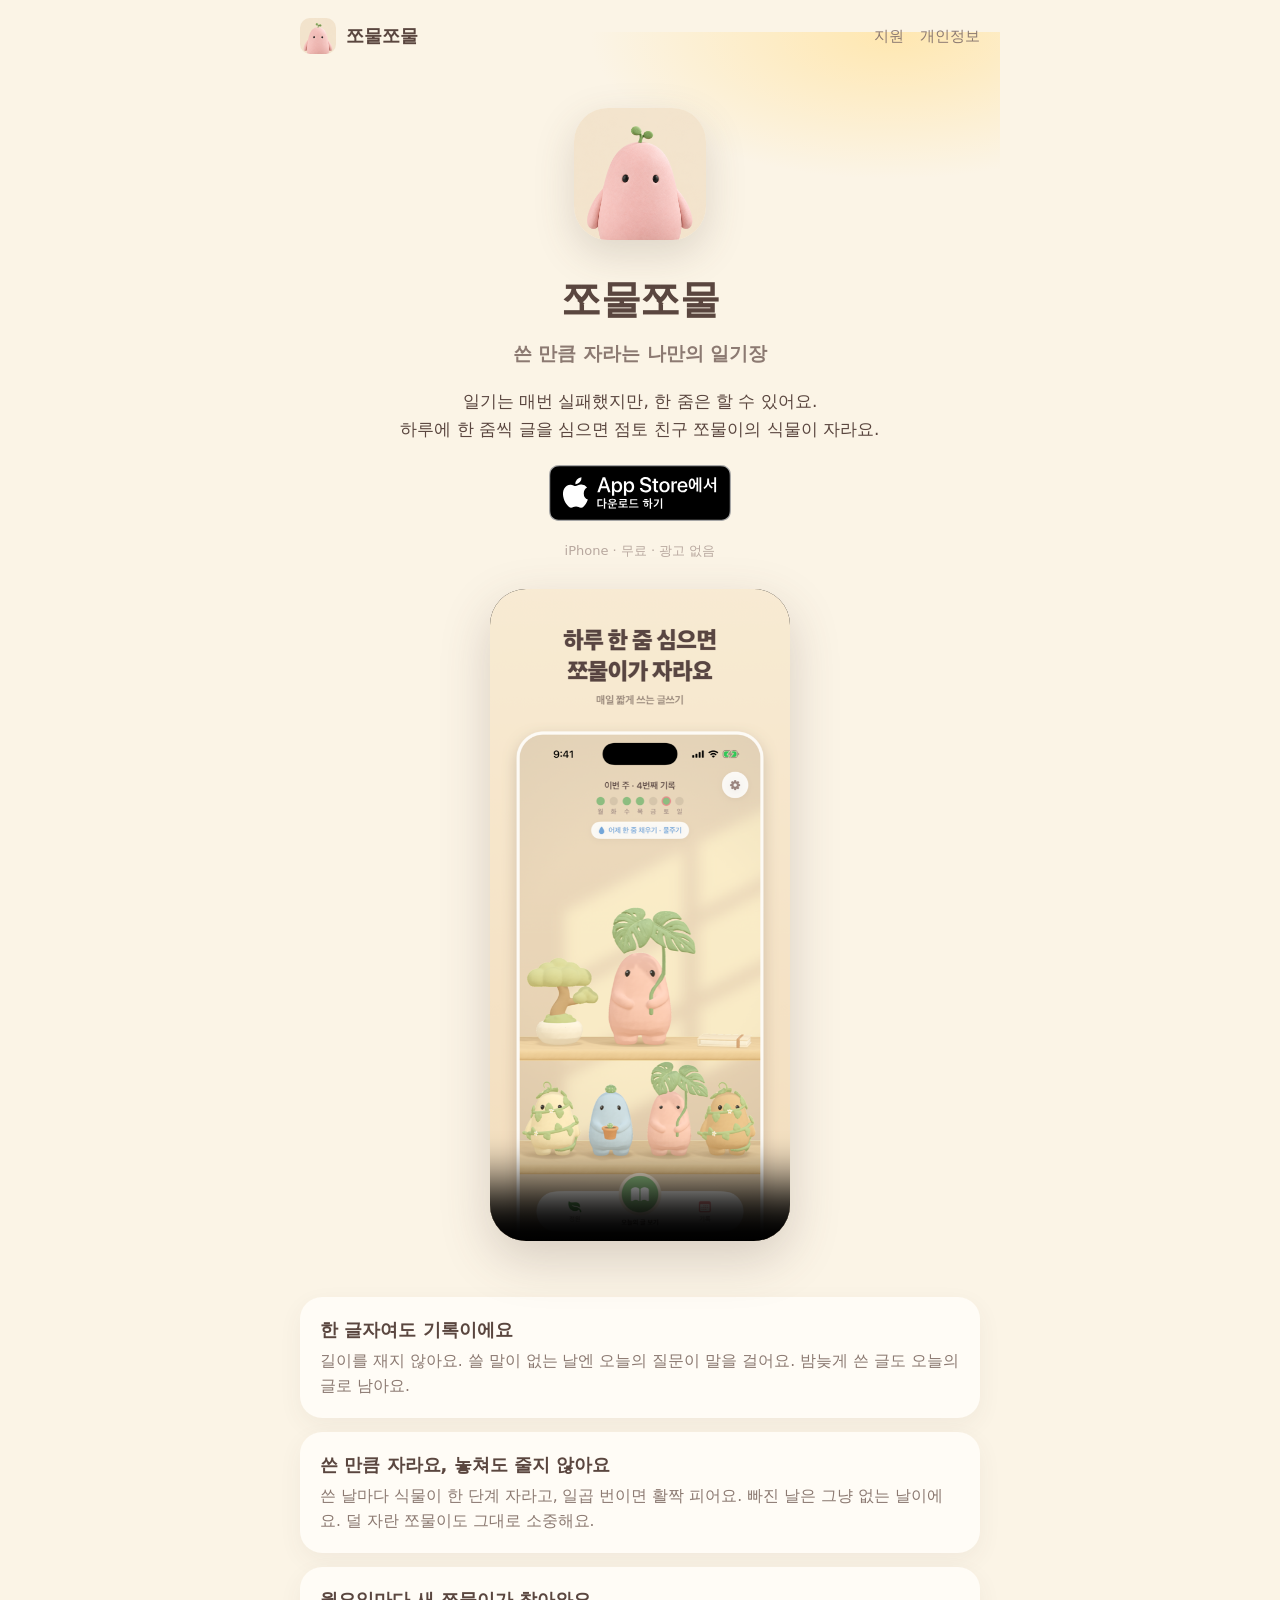
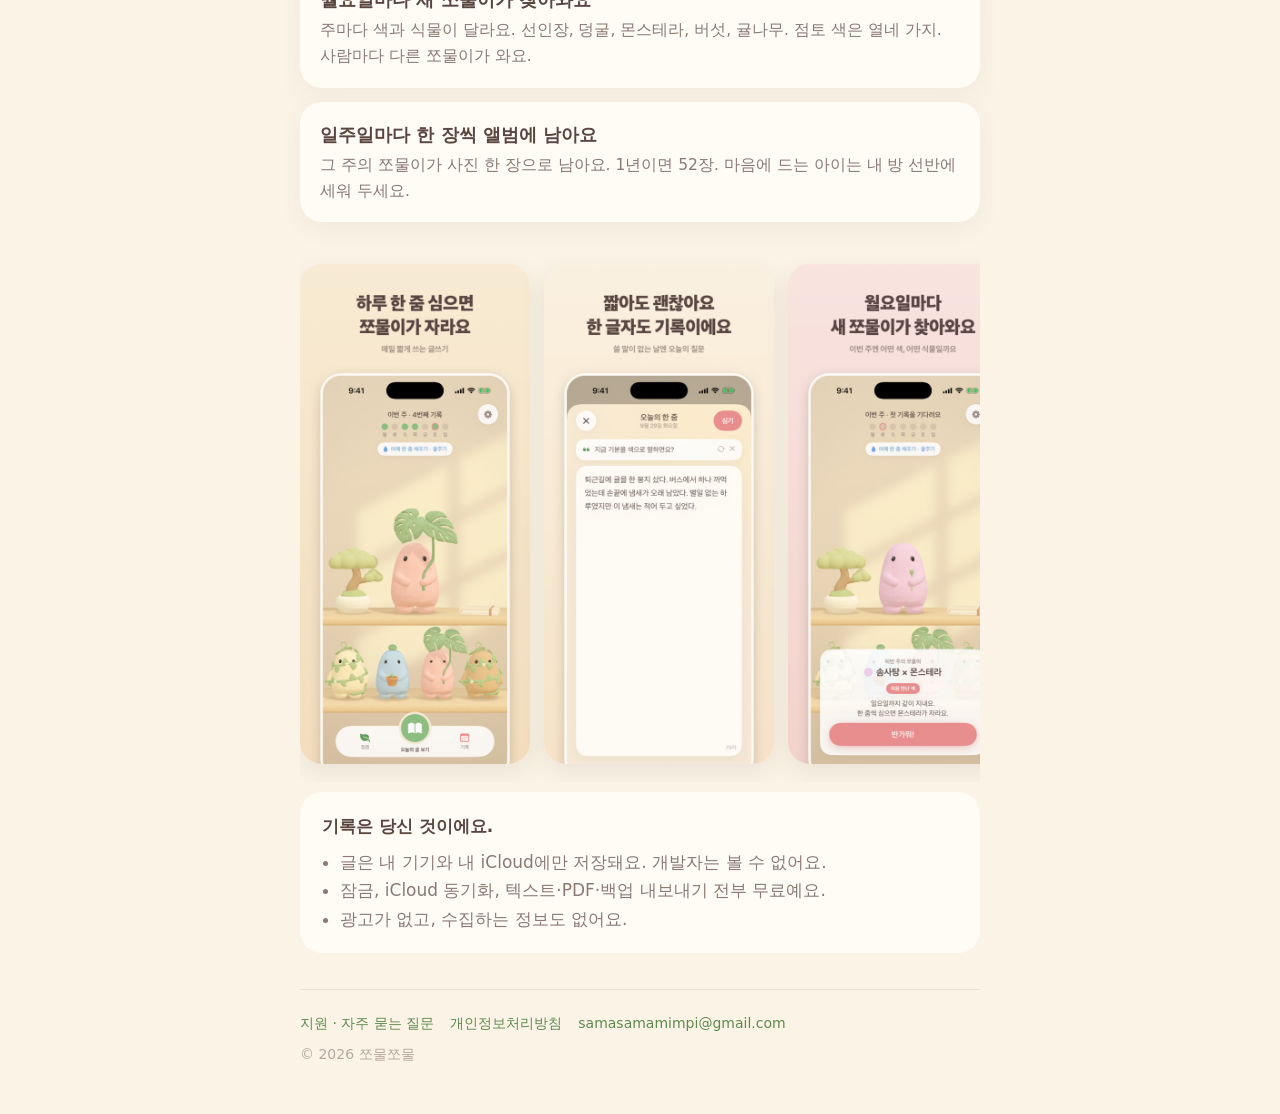
<file: index.html>
<!doctype html>
<html lang="ko">
<head>
<meta charset="utf-8">
<meta name="viewport" content="width=device-width, initial-scale=1">
<title>쪼물쪼물 — 하루 한 줌 글쓰기</title>
<meta name="description" content="일기는 매번 실패했지만, 한 줌은 할 수 있어요. 하루에 한 줌씩 글을 심으면 점토 친구 쪼물이의 식물이 자라요. 일주일마다 그 주의 쪼물이가 앨범에 남아요.">
<meta property="og:title" content="쪼물쪼물 — 하루 한 줌 글쓰기">
<meta property="og:description" content="한 글자여도 괜찮아요. 쓴 만큼 자라는 나만의 일기장.">
<meta property="og:type" content="website">
<meta property="og:url" content="https://samasamamimpi.github.io/jjomuljjomul/">
<meta property="og:image" content="https://samasamamimpi.github.io/jjomuljjomul/assets/og.png">
<meta property="og:image:width" content="1200">
<meta property="og:image:height" content="630">
<meta name="twitter:card" content="summary_large_image">
<!-- iPhone Safari에서 열면 위쪽에 App Store 배너가 뜬다 -->
<meta name="apple-itunes-app" content="app-id=6818456451">
<link rel="icon" href="assets/icon.png">
<link rel="apple-touch-icon" href="assets/icon.png">
<link rel="stylesheet" href="style.css">
</head>
<body>
<div class="wrap">
  <header class="top">
    <img src="assets/icon.png" alt="">
    <span class="name">쪼물쪼물</span>
    <nav><a href="support.html">지원</a><a href="privacy.html">개인정보</a></nav>
  </header>

  <section class="hero">
    <img class="icon" src="assets/icon.png" alt="쪼물쪼물 앱 아이콘">
    <h1>쪼물쪼물</h1>
    <p class="sub">쓴 만큼 자라는 나만의 일기장</p>
    <p class="lead">일기는 매번 실패했지만, 한 줌은 할 수 있어요.<br>하루에 한 줌씩 글을 심으면 점토 친구 쪼물이의 식물이 자라요.</p>
    <!-- App Store 링크 (2026-10-12 출시) -->
    <a class="store" href="https://apps.apple.com/kr/app/id6818456451" id="store">
      <img src="assets/appstore-badge-ko.svg" alt="App Store에서 다운로드하기" width="180" height="56">
    </a>
    <p class="note">iPhone · 무료 · 광고 없음</p>

    <div class="video">
      <video src="assets/preview.mp4" poster="assets/shot1.png" autoplay muted loop playsinline controls preload="metadata"></video>
    </div>
  </section>

  <section class="points">
    <div class="point">
      <h3>한 글자여도 기록이에요</h3>
      <p>길이를 재지 않아요. 쓸 말이 없는 날엔 오늘의 질문이 말을 걸어요. 밤늦게 쓴 글도 오늘의 글로 남아요.</p>
    </div>
    <div class="point">
      <h3>쓴 만큼 자라요, 놓쳐도 줄지 않아요</h3>
      <p>쓴 날마다 식물이 한 단계 자라고, 일곱 번이면 활짝 피어요. 빠진 날은 그냥 없는 날이에요. 덜 자란 쪼물이도 그대로 소중해요.</p>
    </div>
    <div class="point">
      <h3>월요일마다 새 쪼물이가 찾아와요</h3>
      <p>주마다 색과 식물이 달라요. 선인장, 덩굴, 몬스테라, 버섯, 귤나무. 점토 색은 열네 가지. 사람마다 다른 쪼물이가 와요.</p>
    </div>
    <div class="point">
      <h3>일주일마다 한 장씩 앨범에 남아요</h3>
      <p>그 주의 쪼물이가 사진 한 장으로 남아요. 1년이면 52장. 마음에 드는 아이는 내 방 선반에 세워 두세요.</p>
    </div>
  </section>

  <section>
    <div class="shots">
      <img src="assets/shot1.png" alt="홈 화면: 쪼물이와 식물">
      <img src="assets/shot2.png" alt="글쓰기: 한 글자도 기록">
      <img src="assets/shot3.png" alt="월요일의 새 쪼물이">
      <img src="assets/shot4.png" alt="앨범">
      <img src="assets/shot5.png" alt="기록 달력">
      <img src="assets/shot6.png" alt="밤의 홈">
    </div>
  </section>

  <section class="promise">
    <strong>기록은 당신 것이에요.</strong>
    <ul>
      <li>글은 내 기기와 내 iCloud에만 저장돼요. 개발자는 볼 수 없어요.</li>
      <li>잠금, iCloud 동기화, 텍스트·PDF·백업 내보내기 전부 무료예요.</li>
      <li>광고가 없고, 수집하는 정보도 없어요.</li>
    </ul>
  </section>

  <footer>
    <nav><a href="support.html">지원 · 자주 묻는 질문</a><a href="privacy.html">개인정보처리방침</a><a href="mailto:samasamamimpi@gmail.com">samasamamimpi@gmail.com</a></nav>
    <div>© 2026 쪼물쪼물</div>
  </footer>
</div>
</body>
</html>
</file>
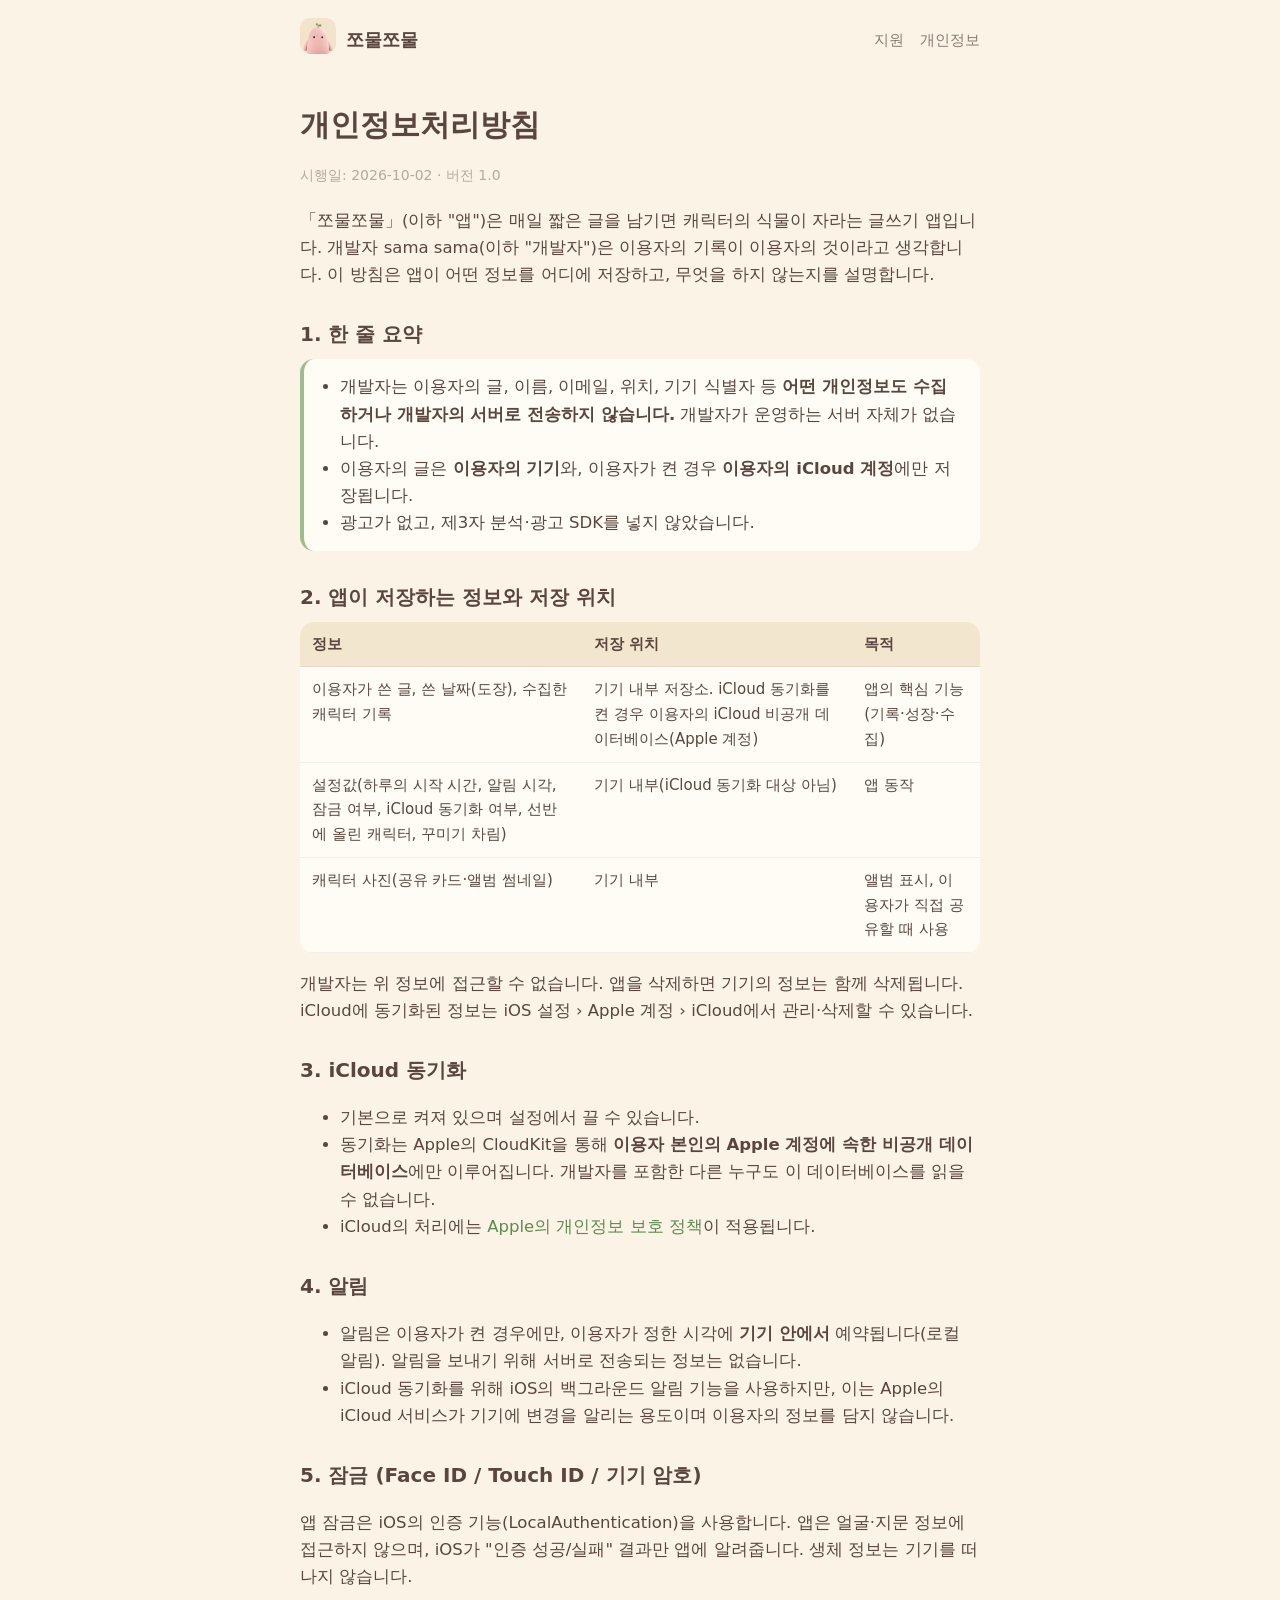
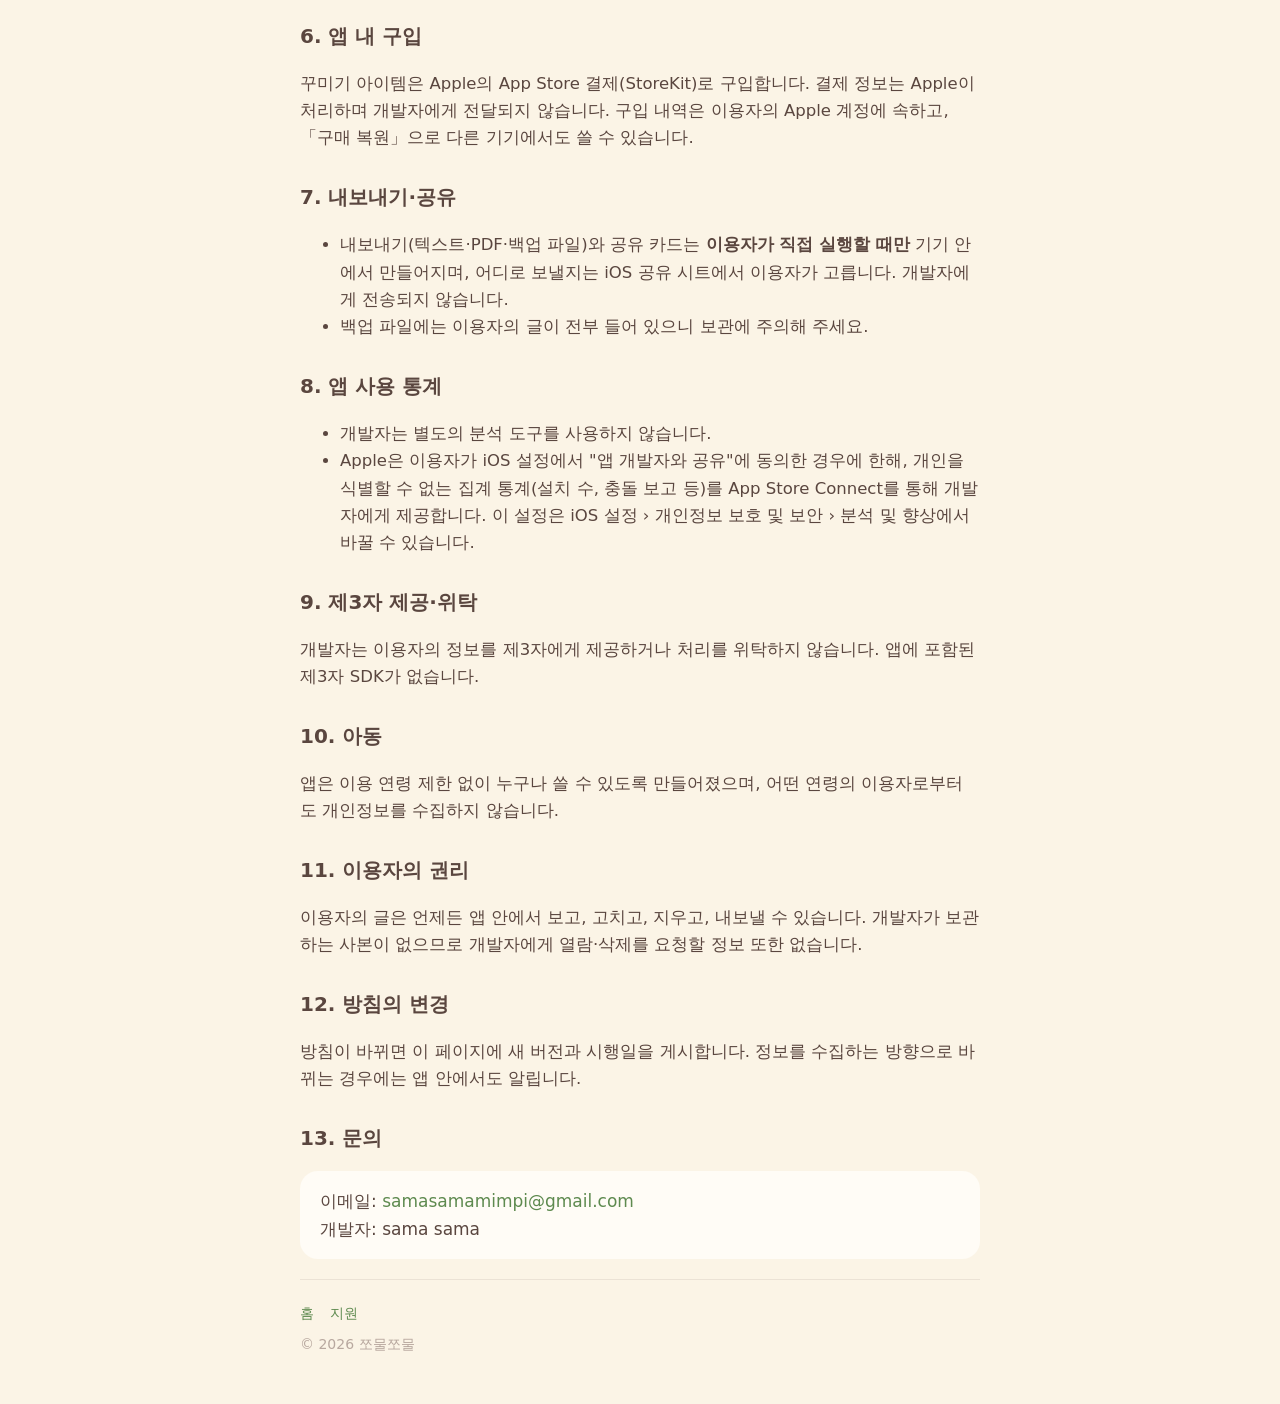
<file: privacy.html>
<!doctype html>
<html lang="ko">
<head>
<meta charset="utf-8">
<meta name="viewport" content="width=device-width, initial-scale=1">
<title>쪼물쪼물 개인정보처리방침</title>
<meta name="description" content="쪼물쪼물은 이용자의 개인정보를 수집하지 않습니다. 글은 이용자의 기기와 iCloud에만 저장됩니다.">
<link rel="icon" href="assets/icon.png">
<link rel="stylesheet" href="style.css">
</head>
<body>
<div class="wrap doc">
  <header class="top">
    <a href="index.html"><img src="assets/icon.png" alt=""></a>
    <span class="name">쪼물쪼물</span>
    <nav><a href="support.html">지원</a><a href="privacy.html">개인정보</a></nav>
  </header>

  <h1>개인정보처리방침</h1>
  <p class="meta">시행일: 2026-10-02 · 버전 1.0</p>

  <p>「쪼물쪼물」(이하 "앱")은 매일 짧은 글을 남기면 캐릭터의 식물이 자라는 글쓰기 앱입니다. 개발자 sama sama(이하 "개발자")은 이용자의 기록이 이용자의 것이라고 생각합니다. 이 방침은 앱이 어떤 정보를 어디에 저장하고, 무엇을 하지 않는지를 설명합니다.</p>

  <h2>1. 한 줄 요약</h2>
  <div class="summary"><ul>
    <li>개발자는 이용자의 글, 이름, 이메일, 위치, 기기 식별자 등 <strong>어떤 개인정보도 수집하거나 개발자의 서버로 전송하지 않습니다.</strong> 개발자가 운영하는 서버 자체가 없습니다.</li>
    <li>이용자의 글은 <strong>이용자의 기기</strong>와, 이용자가 켠 경우 <strong>이용자의 iCloud 계정</strong>에만 저장됩니다.</li>
    <li>광고가 없고, 제3자 분석·광고 SDK를 넣지 않았습니다.</li>
  </ul></div>

  <h2>2. 앱이 저장하는 정보와 저장 위치</h2>
  <table>
    <tr><th>정보</th><th>저장 위치</th><th>목적</th></tr>
    <tr><td>이용자가 쓴 글, 쓴 날짜(도장), 수집한 캐릭터 기록</td><td>기기 내부 저장소. iCloud 동기화를 켠 경우 이용자의 iCloud 비공개 데이터베이스(Apple 계정)</td><td>앱의 핵심 기능(기록·성장·수집)</td></tr>
    <tr><td>설정값(하루의 시작 시간, 알림 시각, 잠금 여부, iCloud 동기화 여부, 선반에 올린 캐릭터, 꾸미기 차림)</td><td>기기 내부(iCloud 동기화 대상 아님)</td><td>앱 동작</td></tr>
    <tr><td>캐릭터 사진(공유 카드·앨범 썸네일)</td><td>기기 내부</td><td>앨범 표시, 이용자가 직접 공유할 때 사용</td></tr>
  </table>
  <p>개발자는 위 정보에 접근할 수 없습니다. 앱을 삭제하면 기기의 정보는 함께 삭제됩니다. iCloud에 동기화된 정보는 iOS 설정 › Apple 계정 › iCloud에서 관리·삭제할 수 있습니다.</p>

  <h2>3. iCloud 동기화</h2>
  <ul>
    <li>기본으로 켜져 있으며 설정에서 끌 수 있습니다.</li>
    <li>동기화는 Apple의 CloudKit을 통해 <strong>이용자 본인의 Apple 계정에 속한 비공개 데이터베이스</strong>에만 이루어집니다. 개발자를 포함한 다른 누구도 이 데이터베이스를 읽을 수 없습니다.</li>
    <li>iCloud의 처리에는 <a href="https://www.apple.com/kr/legal/privacy/">Apple의 개인정보 보호 정책</a>이 적용됩니다.</li>
  </ul>

  <h2>4. 알림</h2>
  <ul>
    <li>알림은 이용자가 켠 경우에만, 이용자가 정한 시각에 <strong>기기 안에서</strong> 예약됩니다(로컬 알림). 알림을 보내기 위해 서버로 전송되는 정보는 없습니다.</li>
    <li>iCloud 동기화를 위해 iOS의 백그라운드 알림 기능을 사용하지만, 이는 Apple의 iCloud 서비스가 기기에 변경을 알리는 용도이며 이용자의 정보를 담지 않습니다.</li>
  </ul>

  <h2>5. 잠금 (Face ID / Touch ID / 기기 암호)</h2>
  <p>앱 잠금은 iOS의 인증 기능(LocalAuthentication)을 사용합니다. 앱은 얼굴·지문 정보에 접근하지 않으며, iOS가 "인증 성공/실패" 결과만 앱에 알려줍니다. 생체 정보는 기기를 떠나지 않습니다.</p>

  <h2>6. 앱 내 구입</h2>
  <p>꾸미기 아이템은 Apple의 App Store 결제(StoreKit)로 구입합니다. 결제 정보는 Apple이 처리하며 개발자에게 전달되지 않습니다. 구입 내역은 이용자의 Apple 계정에 속하고, 「구매 복원」으로 다른 기기에서도 쓸 수 있습니다.</p>

  <h2>7. 내보내기·공유</h2>
  <ul>
    <li>내보내기(텍스트·PDF·백업 파일)와 공유 카드는 <strong>이용자가 직접 실행할 때만</strong> 기기 안에서 만들어지며, 어디로 보낼지는 iOS 공유 시트에서 이용자가 고릅니다. 개발자에게 전송되지 않습니다.</li>
    <li>백업 파일에는 이용자의 글이 전부 들어 있으니 보관에 주의해 주세요.</li>
  </ul>

  <h2>8. 앱 사용 통계</h2>
  <ul>
    <li>개발자는 별도의 분석 도구를 사용하지 않습니다.</li>
    <li>Apple은 이용자가 iOS 설정에서 "앱 개발자와 공유"에 동의한 경우에 한해, 개인을 식별할 수 없는 집계 통계(설치 수, 충돌 보고 등)를 App Store Connect를 통해 개발자에게 제공합니다. 이 설정은 iOS 설정 › 개인정보 보호 및 보안 › 분석 및 향상에서 바꿀 수 있습니다.</li>
  </ul>

  <h2>9. 제3자 제공·위탁</h2>
  <p>개발자는 이용자의 정보를 제3자에게 제공하거나 처리를 위탁하지 않습니다. 앱에 포함된 제3자 SDK가 없습니다.</p>

  <h2>10. 아동</h2>
  <p>앱은 이용 연령 제한 없이 누구나 쓸 수 있도록 만들어졌으며, 어떤 연령의 이용자로부터도 개인정보를 수집하지 않습니다.</p>

  <h2>11. 이용자의 권리</h2>
  <p>이용자의 글은 언제든 앱 안에서 보고, 고치고, 지우고, 내보낼 수 있습니다. 개발자가 보관하는 사본이 없으므로 개발자에게 열람·삭제를 요청할 정보 또한 없습니다.</p>

  <h2>12. 방침의 변경</h2>
  <p>방침이 바뀌면 이 페이지에 새 버전과 시행일을 게시합니다. 정보를 수집하는 방향으로 바뀌는 경우에는 앱 안에서도 알립니다.</p>

  <h2>13. 문의</h2>
  <div class="contact">
    이메일: <a href="mailto:samasamamimpi@gmail.com">samasamamimpi@gmail.com</a><br>
    개발자: sama sama
  </div>

  <footer>
    <nav><a href="index.html">홈</a><a href="support.html">지원</a></nav>
    <div>© 2026 쪼물쪼물</div>
  </footer>
</div>
</body>
</html>
</file>
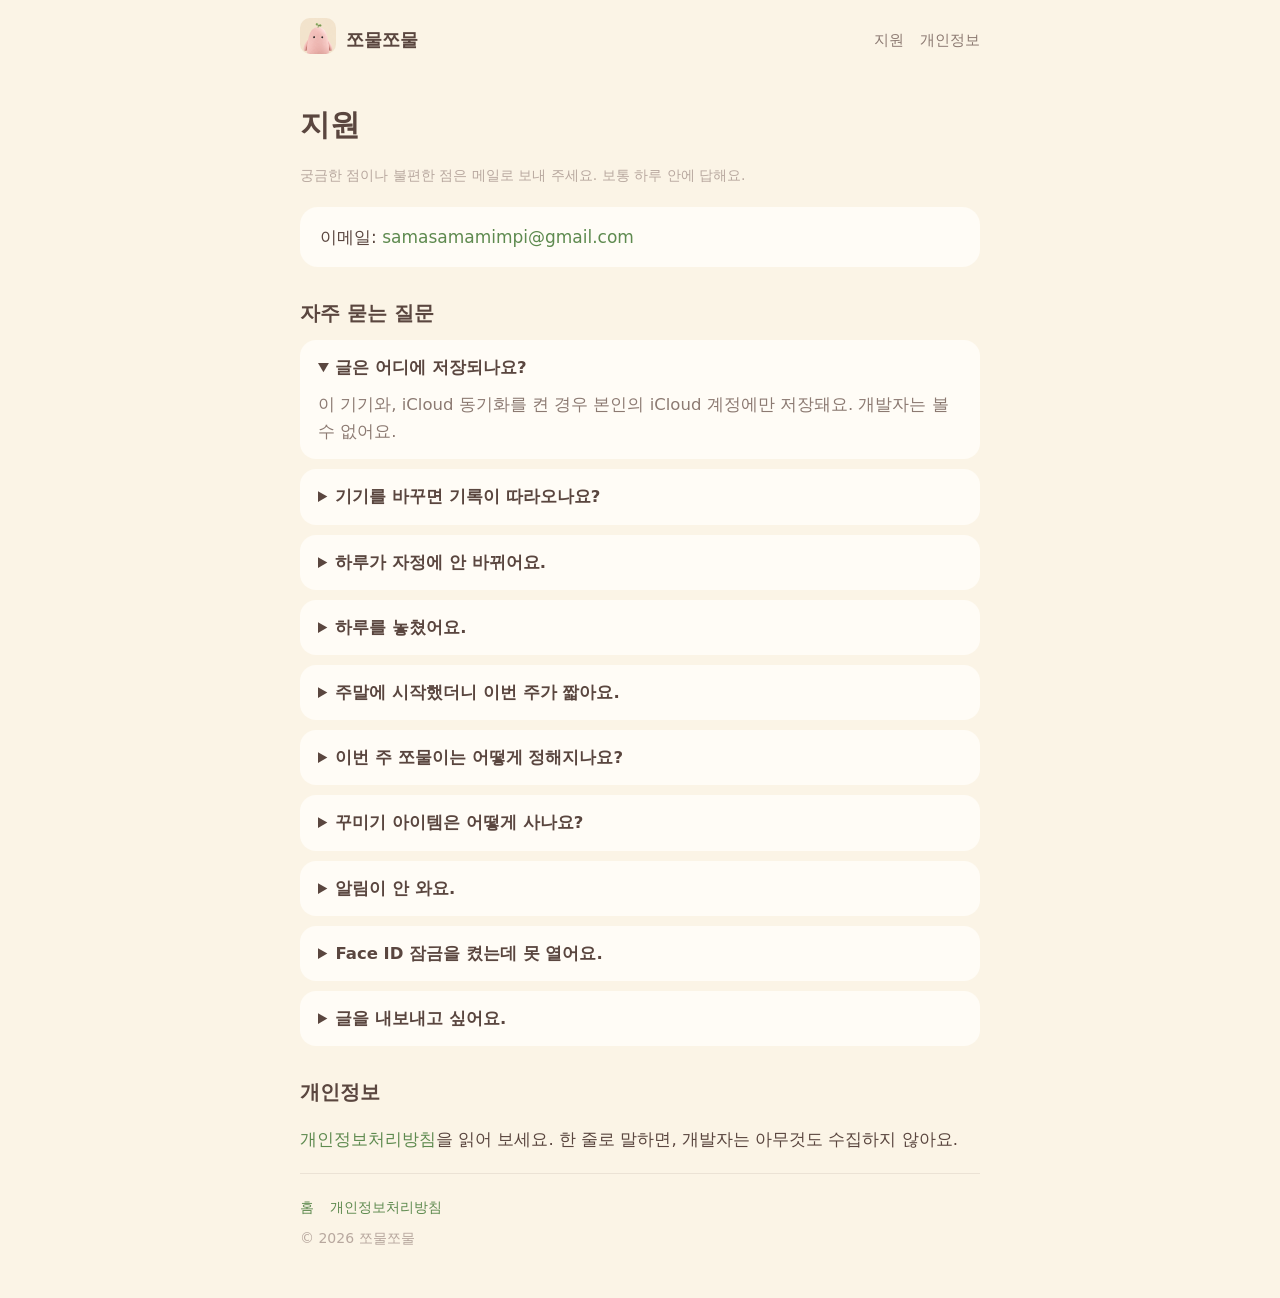
<file: support.html>
<!doctype html>
<html lang="ko">
<head>
<meta charset="utf-8">
<meta name="viewport" content="width=device-width, initial-scale=1">
<title>쪼물쪼물 지원</title>
<meta name="description" content="쪼물쪼물 앱 지원 페이지. 자주 묻는 질문과 문의처.">
<link rel="icon" href="assets/icon.png">
<link rel="stylesheet" href="style.css">
</head>
<body>
<div class="wrap doc">
  <header class="top">
    <a href="index.html"><img src="assets/icon.png" alt=""></a>
    <span class="name">쪼물쪼물</span>
    <nav><a href="support.html">지원</a><a href="privacy.html">개인정보</a></nav>
  </header>

  <h1>지원</h1>
  <p class="meta">궁금한 점이나 불편한 점은 메일로 보내 주세요. 보통 하루 안에 답해요.</p>
  <div class="contact">이메일: <a href="mailto:samasamamimpi@gmail.com">samasamamimpi@gmail.com</a></div>

  <h2>자주 묻는 질문</h2>
  <div class="faq">
    <details open>
      <summary>글은 어디에 저장되나요?</summary>
      <p>이 기기와, iCloud 동기화를 켠 경우 본인의 iCloud 계정에만 저장돼요. 개발자는 볼 수 없어요.</p>
    </details>
    <details>
      <summary>기기를 바꾸면 기록이 따라오나요?</summary>
      <p>같은 Apple 계정으로 iCloud 동기화를 켜 두면 따라와요. 만약을 위해 설정 › 내보내기에서 전체 백업(.json)을 받아 두면, 새 기기에서 「백업에서 가져오기」로 되돌릴 수 있어요.</p>
    </details>
    <details>
      <summary>하루가 자정에 안 바뀌어요.</summary>
      <p>기본으로 새벽 4시에 날이 바뀌어요. 밤늦게 쓴 글도 "오늘의 글"로 남기기 위해서예요. 설정 › 하루의 시작에서 바꿀 수 있어요.</p>
    </details>
    <details>
      <summary>하루를 놓쳤어요.</summary>
      <p>식물은 줄어들지 않아요. 그리고 한 달에 한 번, 어제 빠뜨린 글을 채울 수 있는 「물주기」가 있어요. 홈의 물방울 버튼이나 달력의 어제 칸에서요.</p>
    </details>
    <details>
      <summary>주말에 시작했더니 이번 주가 짧아요.</summary>
      <p>토·일에 시작하면 그 주는 따로 세지 않고 다음 주 일요일까지 이어서 키워요. 주말에 쓴 글은 보너스로 더해져요.</p>
    </details>
    <details>
      <summary>이번 주 쪼물이는 어떻게 정해지나요?</summary>
      <p>월요일마다 식물 하나와 점토 색 하나가 저절로 뽑혀요. 다시 뽑기도, 결제도 없어요. 같은 식물은 두 주 연속 오지 않고, 같은 색은 세 주 안에 다시 오지 않아요.</p>
    </details>
    <details>
      <summary>꾸미기 아이템은 어떻게 사나요?</summary>
      <p>홈 왼쪽 위 옷장에서 입어 보는 건 무료예요. 마음에 들면 낱개로 사거나 전체 옷장을 한 번에 살 수 있어요. 한 번 사면 영구 소유이고, 전체 옷장은 앞으로 추가되는 아이템도 포함해요. 기기를 바꿨다면 옷장 아래 「구매 복원」을 눌러 주세요.</p>
    </details>
    <details>
      <summary>알림이 안 와요.</summary>
      <p>iOS 설정 › 알림 › 쪼물쪼물이 허용되어 있는지 확인해 주세요. 그날 이미 글을 심었으면 알림은 오지 않아요.</p>
    </details>
    <details>
      <summary>Face ID 잠금을 켰는데 못 열어요.</summary>
      <p>Face ID가 안 되면 기기 암호로 열 수 있어요. 기기 암호를 없애면 잠금도 함께 풀려요.</p>
    </details>
    <details>
      <summary>글을 내보내고 싶어요.</summary>
      <p>설정 › 내보내기에서 텍스트(.md), PDF, 전체 백업(.json)으로 내보낼 수 있어요. 언제나 무료예요.</p>
    </details>
  </div>

  <h2>개인정보</h2>
  <p><a href="privacy.html">개인정보처리방침</a>을 읽어 보세요. 한 줄로 말하면, 개발자는 아무것도 수집하지 않아요.</p>

  <footer>
    <nav><a href="index.html">홈</a><a href="privacy.html">개인정보처리방침</a></nav>
    <div>© 2026 쪼물쪼물</div>
  </footer>
</div>
</body>
</html>
</file>
<file: style.css>
/* 쪼물쪼물 웹 — 앱의 말랑 클레이 톤 (크림·분홍·잎) */
:root {
  --cream: #FBF4E6; --cream-deep: #F3E6CF; --card: #FFFCF6;
  --ink: #5A463F; --ink-soft: #8C7A72; --ink-faint: #B8A89F;
  --pink: #E88A8F; --pink-soft: #F6C9CB; --leaf: #9DBE8A; --leaf-deep: #5E8A4F;
  --wood: #D5B08A; --sun: #FFE7B0;
}
* { box-sizing: border-box; }
html { -webkit-text-size-adjust: 100%; }
body {
  margin: 0; color: var(--ink); background: var(--cream);
  font-family: -apple-system, BlinkMacSystemFont, "SF Pro Rounded", "Apple SD Gothic Neo", "Pretendard", "Noto Sans KR", system-ui, sans-serif;
  line-height: 1.65; font-size: 17px;
}
a { color: var(--leaf-deep); text-decoration: none; }
a:hover { text-decoration: underline; }
.wrap { max-width: 720px; margin: 0 auto; padding: 0 20px; }
header.top { display: flex; align-items: center; gap: 10px; padding: 18px 0; }
header.top img { width: 36px; height: 36px; border-radius: 10px; }
header.top .name { font-weight: 800; font-size: 18px; }
header.top nav { margin-left: auto; display: flex; gap: 16px; font-size: 15px; }
header.top nav a { color: var(--ink-soft); }

.hero { text-align: center; padding: 36px 0 20px; position: relative; }
.hero::before {
  content: ""; position: absolute; inset: -40px -20px auto; height: 420px; z-index: -1;
  background: radial-gradient(60% 50% at 85% 0%, var(--sun) 0%, rgba(255,231,176,0) 70%);
}
.hero img.icon { width: 132px; height: 132px; border-radius: 34px; box-shadow: 0 14px 40px rgba(90,70,63,.18); }
.hero h1 { font-size: 40px; margin: 18px 0 6px; letter-spacing: -0.5px; font-weight: 900; }
.hero .sub { font-size: 19px; color: var(--ink-soft); margin: 0 0 18px; font-weight: 600; }
.hero p.lead { font-size: 17px; margin: 0 auto 22px; max-width: 520px; }
.badge { display: inline-flex; align-items: center; gap: 10px; background: var(--ink); color: #fff; padding: 12px 22px; border-radius: 999px; font-weight: 700; font-size: 16px; }
.badge:hover { text-decoration: none; opacity: .92; }
.badge small { display: block; font-weight: 500; font-size: 11px; opacity: .8; line-height: 1; }
.store { display: inline-block; line-height: 0; }
.store img { height: 56px; width: auto; }
.note { color: var(--ink-faint); font-size: 13px; margin-top: 10px; }

.video { margin: 28px auto 0; width: 300px; max-width: 100%; }
.video video { width: 100%; border-radius: 36px; box-shadow: 0 18px 50px rgba(90,70,63,.22); background: #000; display: block; }

.points { display: grid; gap: 14px; margin: 36px 0; }
.point { background: var(--card); border-radius: 22px; padding: 18px 20px; box-shadow: 0 8px 24px rgba(90,70,63,.06); }
.point h3 { margin: 0 0 4px; font-size: 18px; }
.point p { margin: 0; color: var(--ink-soft); font-size: 15.5px; }

.shots { display: flex; gap: 14px; overflow-x: auto; padding: 6px 0 18px; scroll-snap-type: x mandatory; -webkit-overflow-scrolling: touch; }
.shots img { width: 230px; flex: 0 0 auto; border-radius: 22px; scroll-snap-align: start; box-shadow: 0 8px 24px rgba(90,70,63,.10); }

.promise { background: var(--card); border-radius: 22px; padding: 20px 22px; margin: 10px 0 36px; }
.promise ul { margin: 8px 0 0; padding-left: 18px; color: var(--ink-soft); }

footer { border-top: 1px solid rgba(90,70,63,.10); margin-top: 20px; padding: 22px 0 48px; color: var(--ink-faint); font-size: 14px; }
footer nav { display: flex; gap: 16px; margin-bottom: 8px; flex-wrap: wrap; }

/* 문서 페이지 */
.doc h1 { font-size: 30px; margin: 20px 0 6px; }
.doc .meta { color: var(--ink-faint); font-size: 14px; margin-bottom: 20px; }
.doc h2 { font-size: 20px; margin: 30px 0 8px; }
.doc p, .doc li { font-size: 16.5px; }
.doc table { width: 100%; border-collapse: collapse; font-size: 15px; background: var(--card); border-radius: 14px; overflow: hidden; }
.doc th, .doc td { text-align: left; padding: 10px 12px; border-bottom: 1px solid rgba(90,70,63,.08); vertical-align: top; }
.doc th { background: var(--cream-deep); font-weight: 700; }
.doc .summary { background: var(--card); border-left: 4px solid var(--leaf); border-radius: 14px; padding: 14px 18px; }
.doc .summary ul { margin: 0; padding-left: 18px; }
.faq details { background: var(--card); border-radius: 16px; padding: 14px 18px; margin: 10px 0; }
.faq summary { font-weight: 700; cursor: pointer; font-size: 16.5px; }
.faq details p { margin: 10px 0 0; color: var(--ink-soft); }
.fill { background: #FFF1C2; border-radius: 6px; padding: 0 4px; }   /* 채워 넣을 자리 */
.contact { background: var(--card); border-radius: 18px; padding: 16px 20px; margin: 16px 0; }

@media (max-width: 480px) {
  body { font-size: 16px; }
  .hero h1 { font-size: 34px; }
  header.top nav { gap: 12px; font-size: 14px; }
}
</file>
